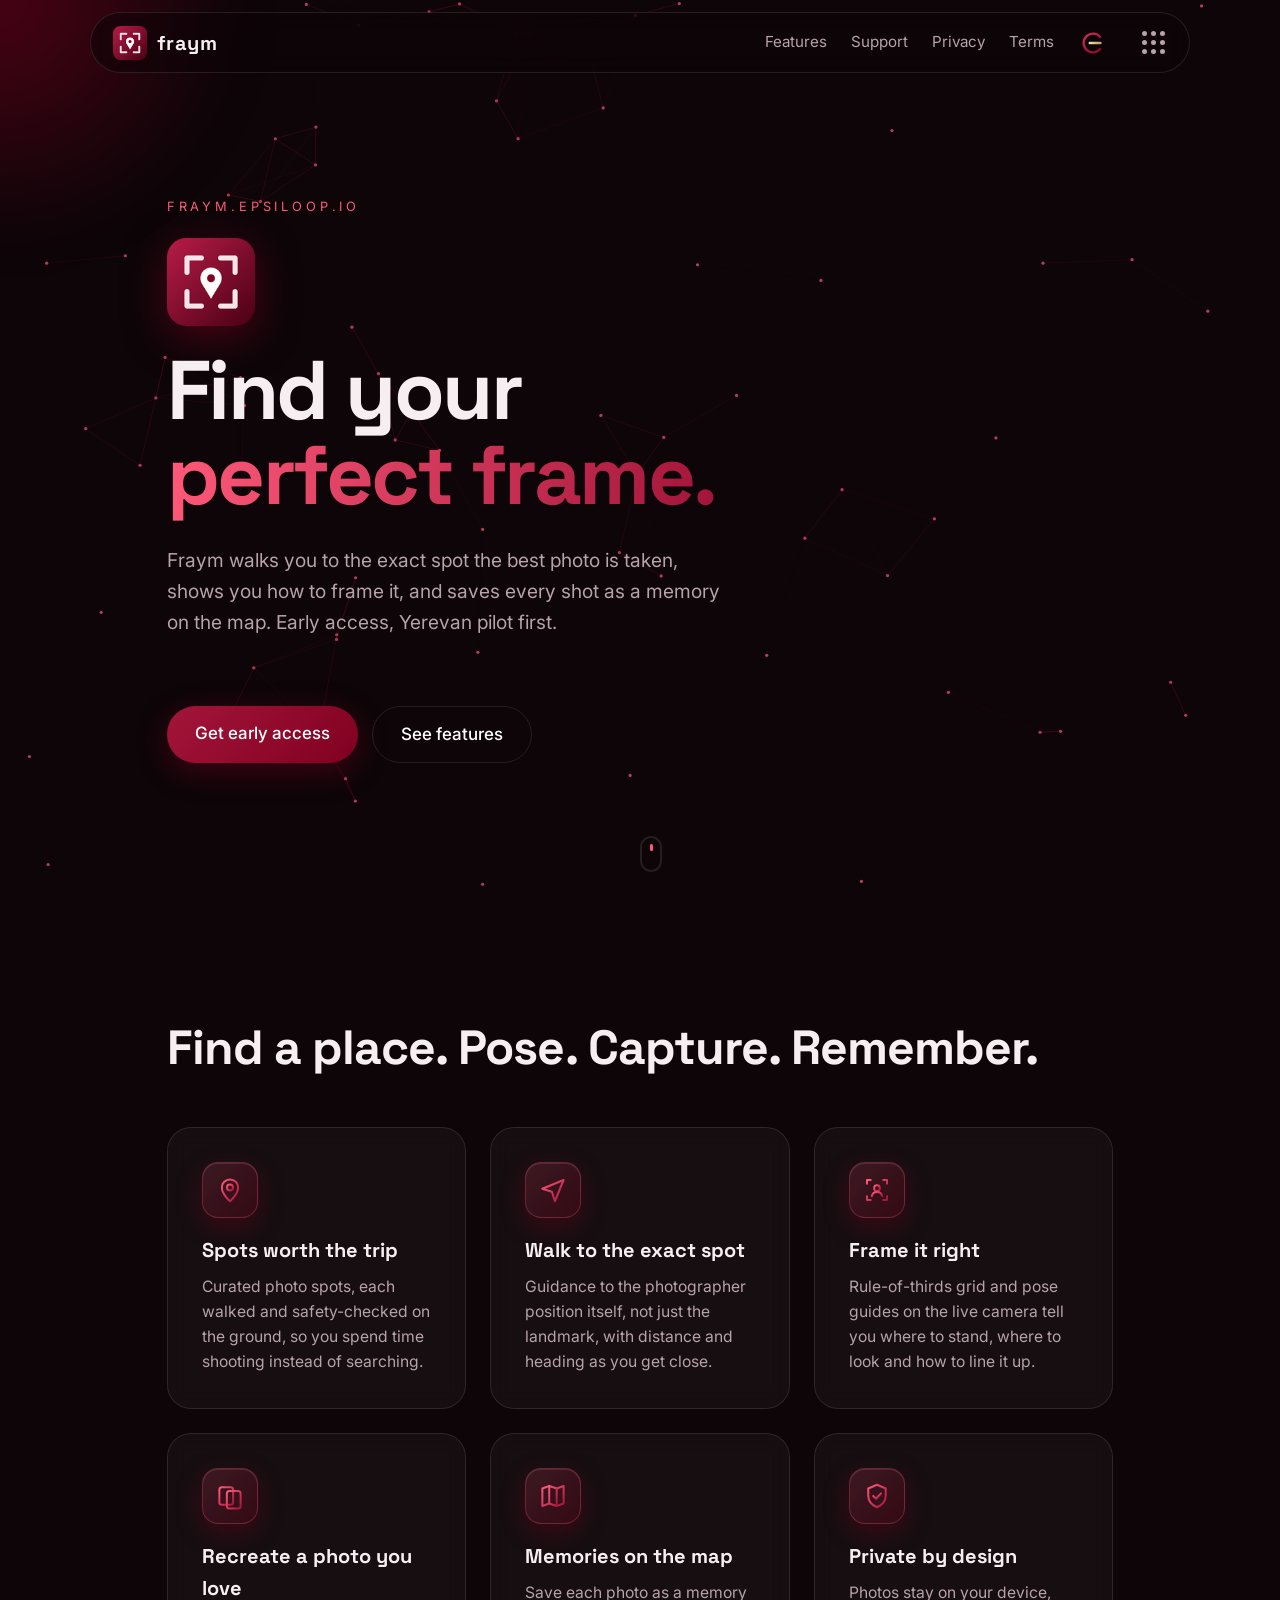
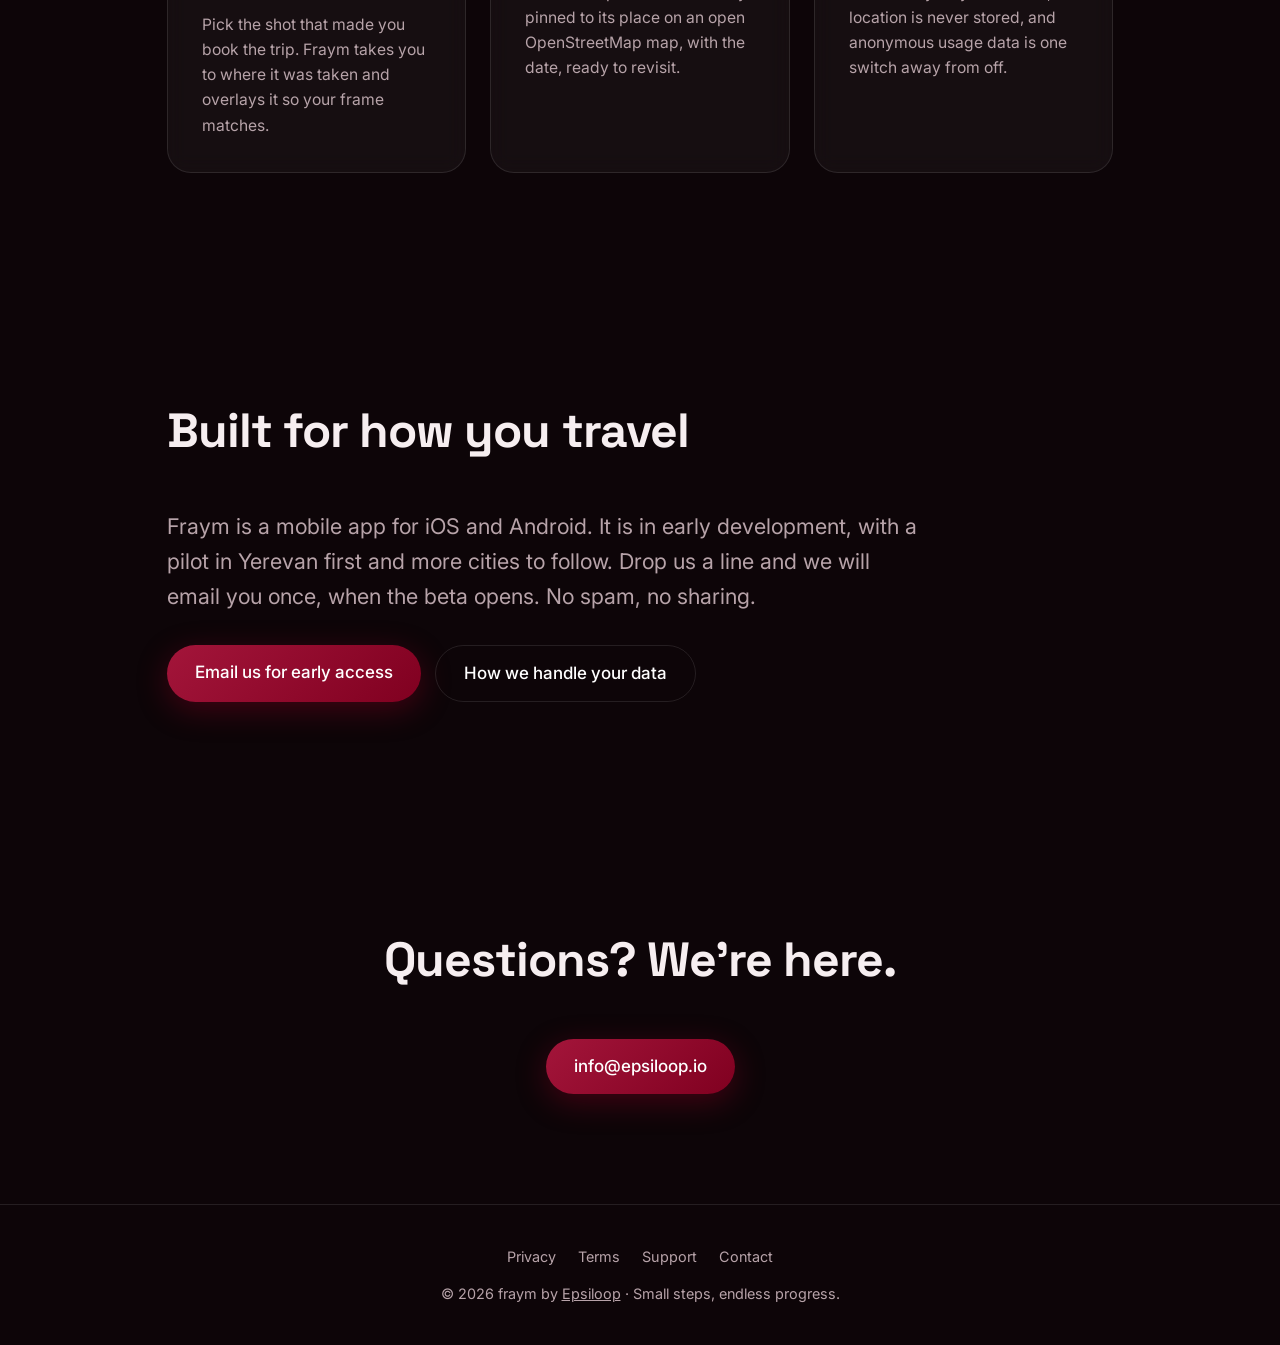
<file: index.html>
<!doctype html>
<html lang="en">
<head>
<meta charset="utf-8">
<meta name="viewport" content="width=device-width,initial-scale=1">
<title>Fraym — Find your perfect frame</title>
<meta name="description" content="Fraym walks you to the exact photo spot, lines up your frame with guides and keeps every shot as a memory on the map.">
<meta name="theme-color" content="#800020">
<link rel="canonical" href="https://fraym.epsiloop.io/">
<meta name="robots" content="index,follow,max-image-preview:large">
<meta property="og:type" content="website">
<meta property="og:site_name" content="Fraym">
<meta property="og:title" content="Fraym — Find your perfect frame">
<meta property="og:description" content="Fraym walks you to the exact photo spot, lines up your frame with guides and keeps every shot as a memory on the map.">
<meta property="og:url" content="https://fraym.epsiloop.io/">
<meta property="og:image" content="https://fraym.epsiloop.io/og-image.png">
<meta property="og:image:width" content="1200">
<meta property="og:image:height" content="630">
<meta property="og:locale" content="en_US">
<meta name="twitter:card" content="summary_large_image">
<meta name="twitter:title" content="Fraym — Find your perfect frame">
<meta name="twitter:description" content="Fraym walks you to the exact photo spot, lines up your frame with guides and keeps every shot as a memory on the map.">
<meta name="twitter:image" content="https://fraym.epsiloop.io/og-image.png">
<link rel="manifest" href="site.webmanifest">
<script type="application/ld+json">{"@context": "https://schema.org", "@type": "SoftwareApplication", "name": "Fraym", "alternateName": "Fraym: Find your perfect frame", "url": "https://fraym.epsiloop.io/", "description": "Walk to the exact photo spot, line up the shot with framing guides and keep it as a memory on the map.", "applicationCategory": "PhotographyApplication", "operatingSystem": "iOS, Android", "image": "https://fraym.epsiloop.io/og-image.png", "publisher": {"@type": "Organization", "name": "Epsiloop", "url": "https://epsiloop.io/"}}</script>
<link rel="icon" href="png/fraym-64.png" type="image/png">
<link rel="apple-touch-icon" href="png/fraym-180.png">
<link rel="preconnect" href="https://fonts.googleapis.com">
<link rel="preconnect" href="https://fonts.gstatic.com" crossorigin>
<link href="https://fonts.googleapis.com/css2?family=Space+Grotesk:wght@400;500;700&family=Inter:wght@400;500&display=swap" rel="stylesheet">
<link rel="stylesheet" href="style.css">
</head>
<body>
<canvas id="bg" aria-hidden="true"></canvas>
<div class="glow" aria-hidden="true"></div>

<svg width="0" height="0" style="position:absolute" aria-hidden="true"><defs><linearGradient id="ig" x1="0" y1="0" x2="1" y2="1"><stop offset="0" stop-color="#ff5a7a"/><stop offset="1" stop-color="#a3153a"/></linearGradient></defs></svg><header class="nav">
  <a class="brand" href="/"><img class="brand-ico" src="png/fraym-64.png" alt="" width="34" height="34"><span>fraym</span></a>
  <nav>
    <a href="/#features">Features</a><a href="support.html">Support</a><a href="privacy.html">Privacy</a><a href="terms.html">Terms</a>
    <a href="https://epsiloop.io" class="nav-logo" aria-label="Epsiloop"><img src="logo.svg" alt="Epsiloop" width="30" height="30"></a>
    <div class="apps">
      <button class="apps-btn" aria-label="Our projects" aria-haspopup="true" aria-expanded="false"><i></i><i></i><i></i><i></i><i></i><i></i><i></i><i></i><i></i></button>
      <div class="apps-menu" role="menu">
        <a href="https://motiveaction.epsiloop.io" role="menuitem"><img src="apps/motiveaction.png" alt="" width="56" height="56">Motiveaction</a>
        <a href="https://epsivault.epsiloop.io" role="menuitem"><img src="apps/epsivault.png" alt="" width="56" height="56">EpsiVault</a>
        <a href="https://fraym.epsiloop.io" role="menuitem"><img src="apps/fraym.png" alt="" width="56" height="56">Fraym</a>
      </div>
    </div>
  </nav>
</header>

<main id="top">
  <section class="hero">
    <p class="eyebrow reveal">fraym.epsiloop.io</p>
    <img class="hero-ico reveal" src="png/fraym-128.png" alt="Fraym" width="88" height="88">
    <h1 class="reveal product">Find your<br><span class="grad">perfect frame.</span></h1>
    <p class="lead reveal">Fraym walks you to the exact spot the best photo is taken, shows you how to frame it, and saves every shot as a memory on the map. Early access, Yerevan pilot first.</p>
    <div class="cta reveal">
      <a href="mailto:info@epsiloop.io?subject=Fraym%20early%20access" class="btn">Get early access</a>
      <a href="#features" class="btn ghost">See features</a>
    </div>
    <div class="scroll" aria-hidden="true"></div>
  </section>

  <section id="features" class="section">
    <h2 class="reveal">Find a place. Pose. Capture. Remember.</h2>
    <div class="cards"><div class="card tilt feat reveal"><span class="ico"><svg viewBox="0 0 24 24" fill="none" stroke="url(#ig)" stroke-width="1.6" stroke-linecap="round" stroke-linejoin="round" aria-hidden="true"><path d="M12 21s-6.5-5.6-6.5-11a6.5 6.5 0 0 1 13 0c0 5.4-6.5 11-6.5 11z"/><circle cx="12" cy="10" r="2.4"/></svg></span><h3>Spots worth the trip</h3><p>Curated photo spots, each walked and safety-checked on the ground, so you spend time shooting instead of searching.</p></div><div class="card tilt feat reveal"><span class="ico"><svg viewBox="0 0 24 24" fill="none" stroke="url(#ig)" stroke-width="1.6" stroke-linecap="round" stroke-linejoin="round" aria-hidden="true"><path d="m3.5 11 17-7-7 17-2.4-7.6L3.5 11z"/></svg></span><h3>Walk to the exact spot</h3><p>Guidance to the photographer position itself, not just the landmark, with distance and heading as you get close.</p></div><div class="card tilt feat reveal"><span class="ico"><svg viewBox="0 0 24 24" fill="none" stroke="url(#ig)" stroke-width="1.6" stroke-linecap="round" stroke-linejoin="round" aria-hidden="true"><path d="M7 4H4v3M17 4h3v3M7 20H4v-3M17 20h3v-3"/><circle cx="12" cy="10.5" r="2.3"/><path d="M7.8 17c.5-2.1 2.2-3.4 4.2-3.4s3.7 1.3 4.2 3.4"/></svg></span><h3>Frame it right</h3><p>Rule-of-thirds grid and pose guides on the live camera tell you where to stand, where to look and how to line it up.</p></div><div class="card tilt feat reveal"><span class="ico"><svg viewBox="0 0 24 24" fill="none" stroke="url(#ig)" stroke-width="1.6" stroke-linecap="round" stroke-linejoin="round" aria-hidden="true"><rect x="3.5" y="5" width="11" height="14" rx="2"/><rect x="9.5" y="8" width="11" height="14" rx="2" fill="none"/></svg></span><h3>Recreate a photo you love</h3><p>Pick the shot that made you book the trip. Fraym takes you to where it was taken and overlays it so your frame matches.</p></div><div class="card tilt feat reveal"><span class="ico"><svg viewBox="0 0 24 24" fill="none" stroke="url(#ig)" stroke-width="1.6" stroke-linecap="round" stroke-linejoin="round" aria-hidden="true"><path d="M9 4 3.5 6v14L9 18l6 2 5.5-2V4L15 6 9 4z"/><path d="M9 4v14M15 6v14"/></svg></span><h3>Memories on the map</h3><p>Save each photo as a memory pinned to its place on an open OpenStreetMap map, with the date, ready to revisit.</p></div><div class="card tilt feat reveal"><span class="ico"><svg viewBox="0 0 24 24" fill="none" stroke="url(#ig)" stroke-width="1.6" stroke-linecap="round" stroke-linejoin="round" aria-hidden="true"><path d="M12 3 5 6v5.5c0 4.3 2.8 7.6 7 9.5 4.2-1.9 7-5.2 7-9.5V6l-7-3z"/><path d="m9 12 2.2 2.2L15.2 10"/></svg></span><h3>Private by design</h3><p>Photos stay on your device, location is never stored, and anonymous usage data is one switch away from off.</p></div></div>
  </section>

  <section class="section">
    <h2 class="reveal">Built for how you travel</h2>
    <p class="about reveal">Fraym is a mobile app for iOS and Android. It is in early development, with a pilot in Yerevan first and more cities to follow. Drop us a line and we will email you once, when the beta opens. No spam, no sharing.</p>
    <div class="cta reveal">
      <a href="mailto:info@epsiloop.io?subject=Fraym%20early%20access" class="btn">Email us for early access</a>
      <a href="privacy.html" class="btn ghost">How we handle your data</a>
    </div>
  </section>

  <section id="contact" class="section center">
    <h2 class="reveal">Questions? We're here.</h2>
    <a class="btn reveal" href="mailto:info@epsiloop.io">info@epsiloop.io</a>
  </section>
</main>

<footer>
  <div class="links"><a href="privacy.html">Privacy</a><a href="terms.html">Terms</a><a href="support.html">Support</a><a href="mailto:info@epsiloop.io">Contact</a></div>
  © <span id="y"></span> fraym by <a href="https://epsiloop.io" style="color:inherit">Epsiloop</a> · Small steps, endless progress.
</footer>
<script src="script.js"></script>
</body>
</html>
</file>
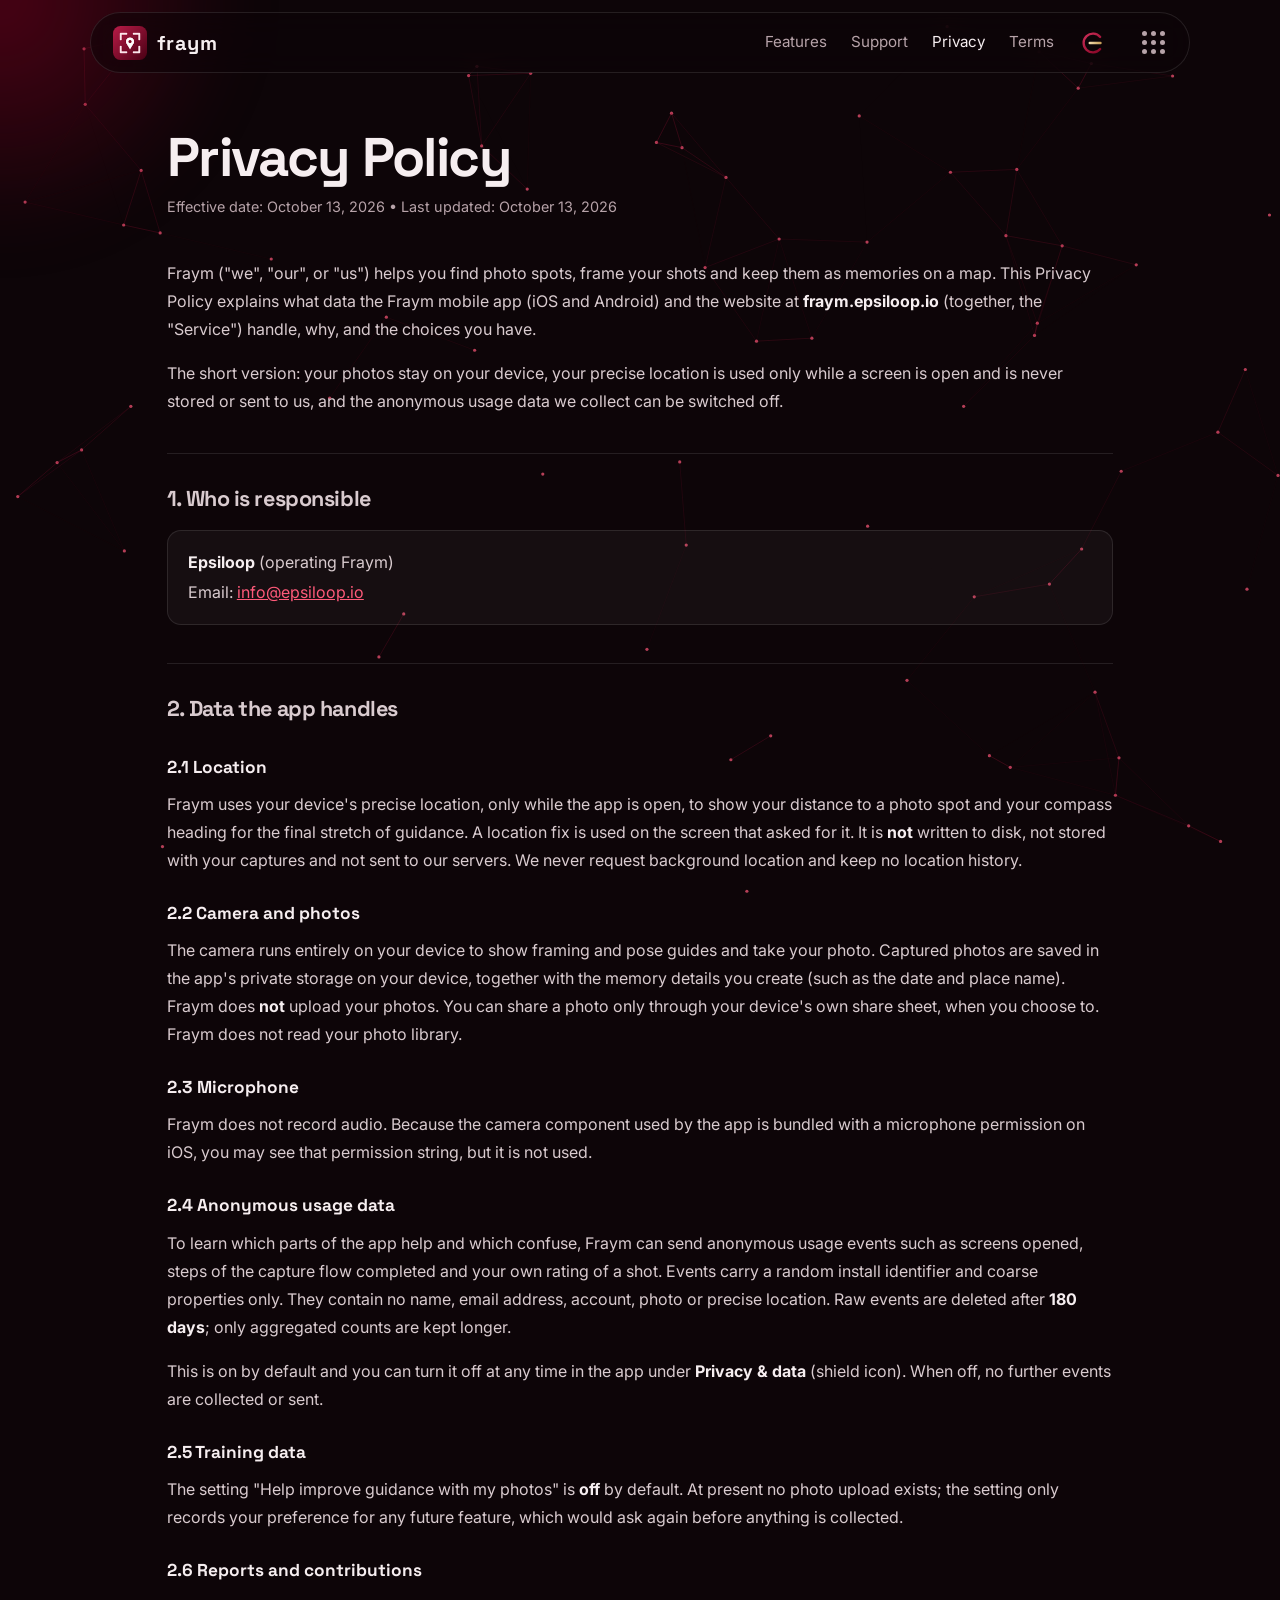
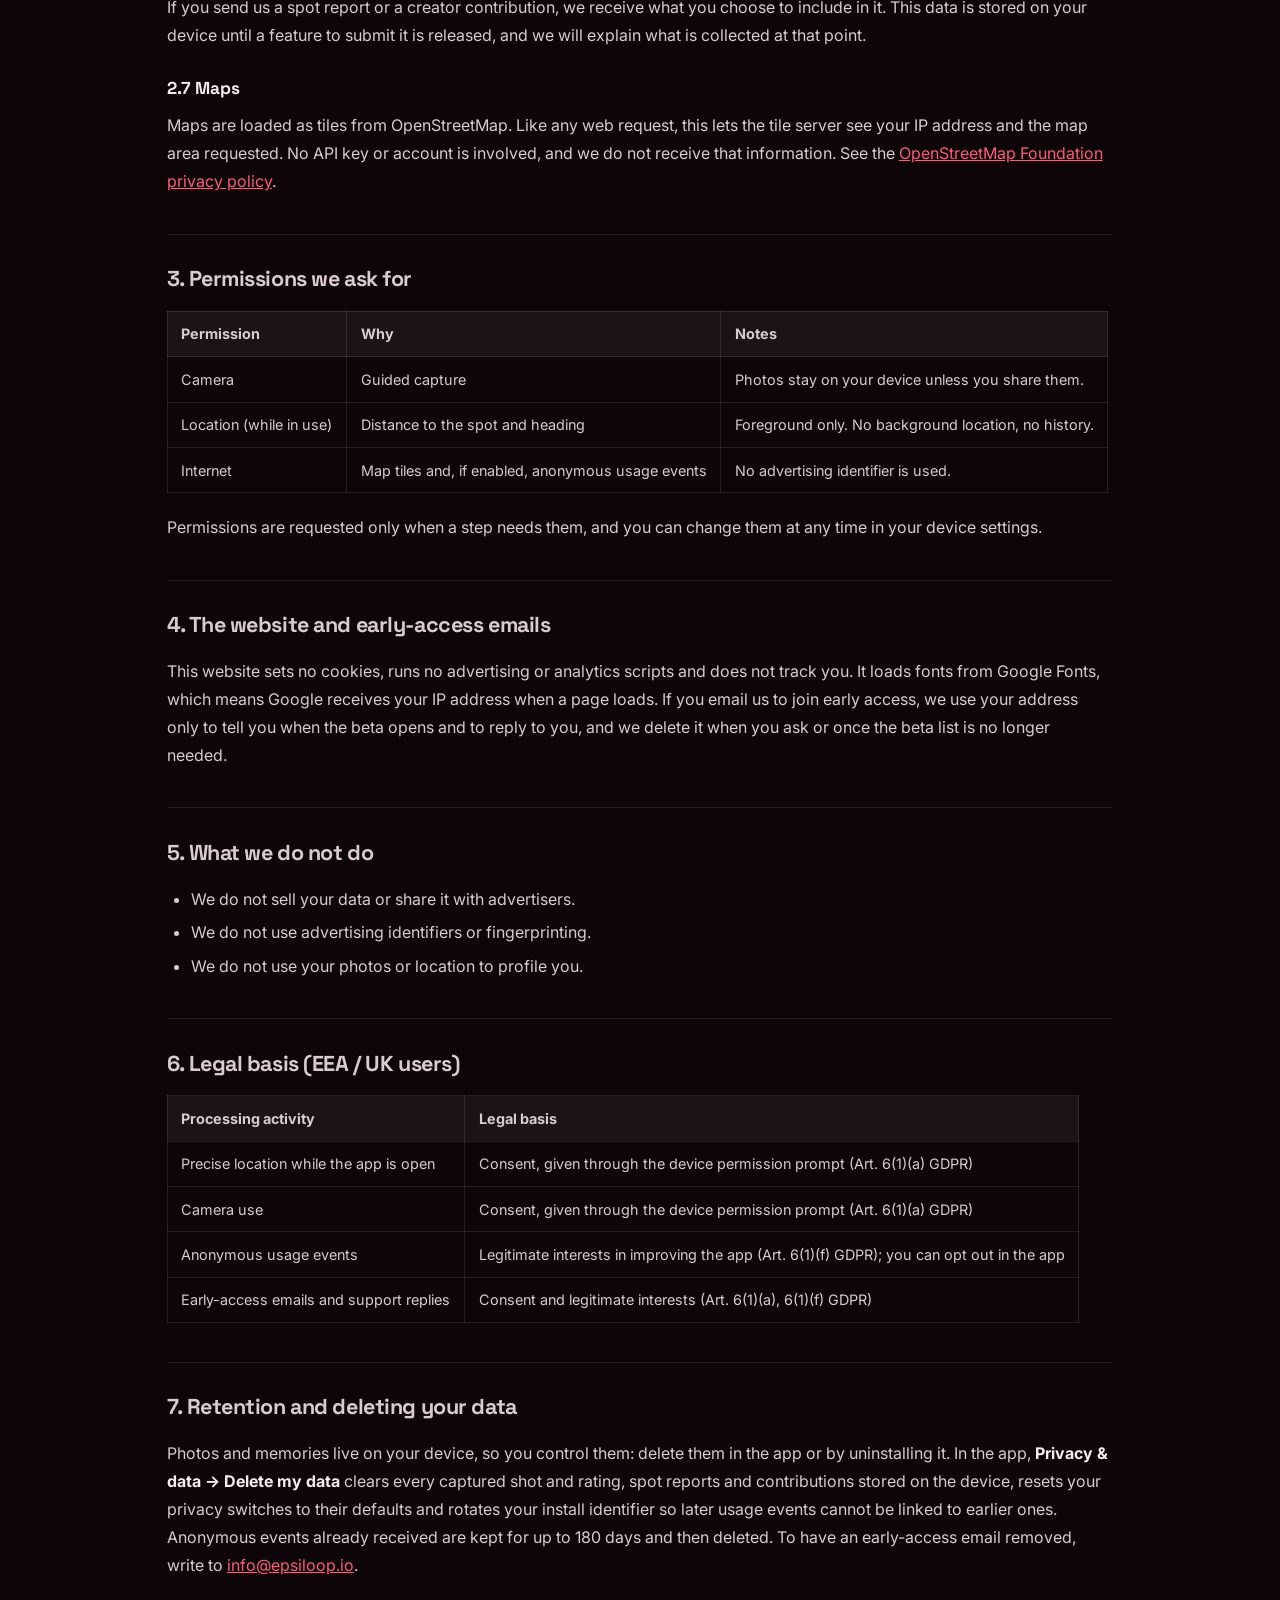
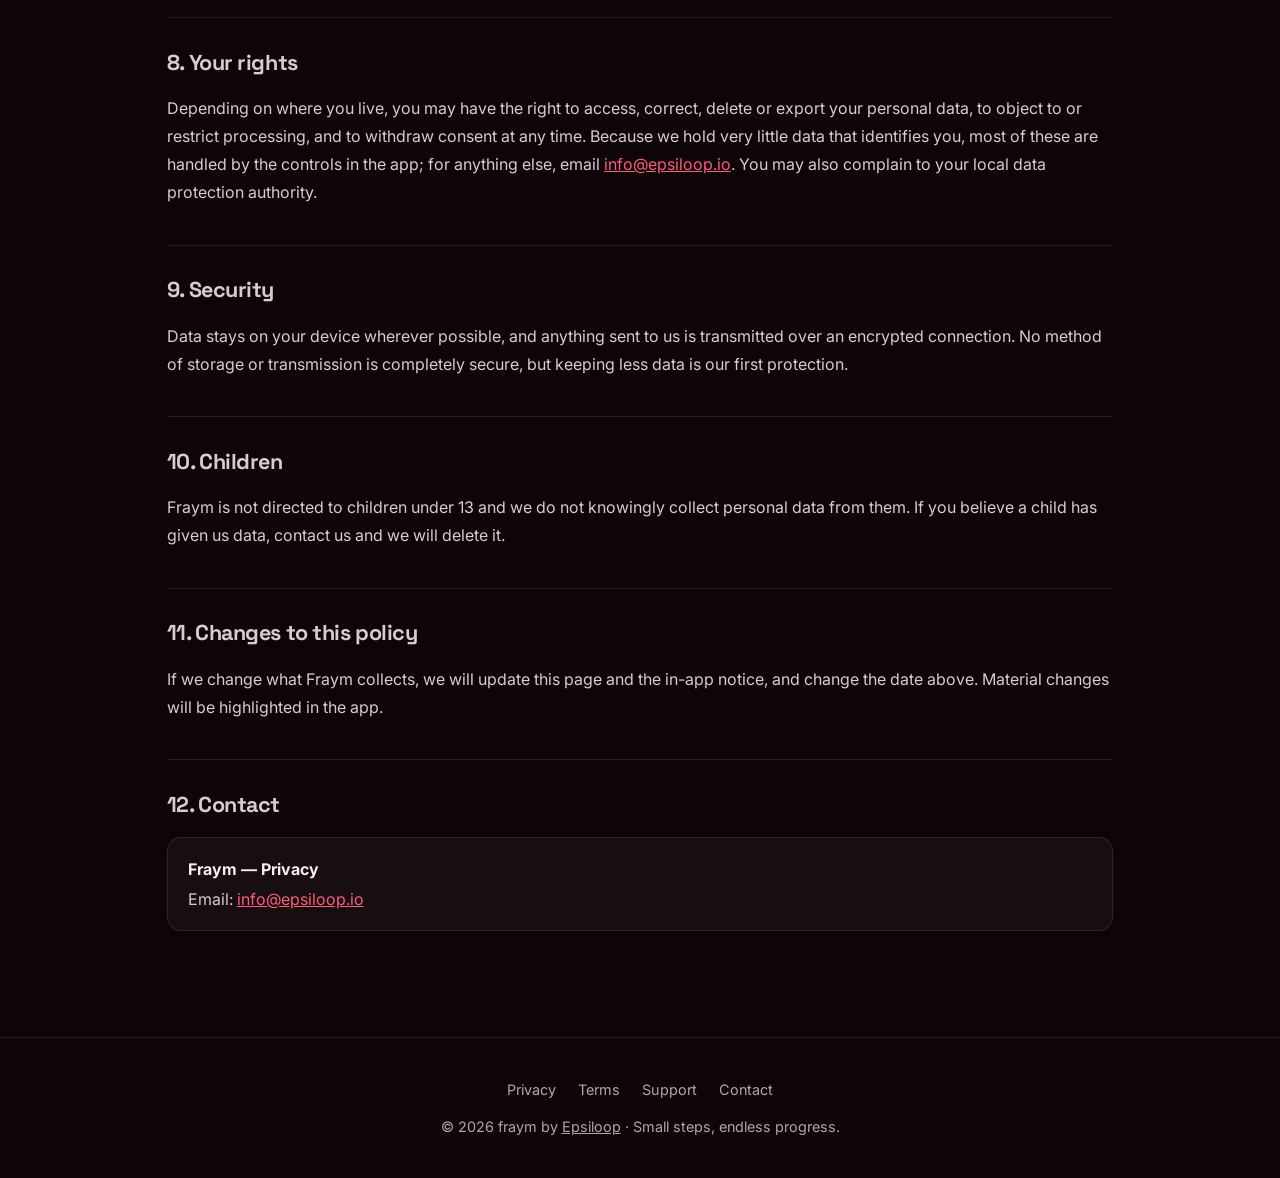
<file: privacy.html>
<!doctype html>
<html lang="en">
<head>
<meta charset="utf-8">
<meta name="viewport" content="width=device-width,initial-scale=1">
<title>Privacy Policy — Fraym</title>
<meta name="description" content="How Fraym handles your location, camera, photos and anonymous usage data.">
<meta name="theme-color" content="#800020">
<link rel="canonical" href="https://fraym.epsiloop.io/privacy.html">
<meta name="robots" content="index,follow,max-image-preview:large">
<meta property="og:type" content="website">
<meta property="og:site_name" content="Fraym">
<meta property="og:title" content="Privacy Policy — Fraym">
<meta property="og:description" content="How Fraym handles your location, camera, photos and anonymous usage data.">
<meta property="og:url" content="https://fraym.epsiloop.io/privacy.html">
<meta property="og:image" content="https://fraym.epsiloop.io/og-image.png">
<meta property="og:image:width" content="1200">
<meta property="og:image:height" content="630">
<meta property="og:locale" content="en_US">
<meta name="twitter:card" content="summary_large_image">
<meta name="twitter:title" content="Privacy Policy — Fraym">
<meta name="twitter:description" content="How Fraym handles your location, camera, photos and anonymous usage data.">
<meta name="twitter:image" content="https://fraym.epsiloop.io/og-image.png">
<link rel="manifest" href="site.webmanifest">
<link rel="icon" href="png/fraym-64.png" type="image/png">
<link rel="apple-touch-icon" href="png/fraym-180.png">
<link rel="preconnect" href="https://fonts.googleapis.com">
<link rel="preconnect" href="https://fonts.gstatic.com" crossorigin>
<link href="https://fonts.googleapis.com/css2?family=Space+Grotesk:wght@400;500;700&family=Inter:wght@400;500&display=swap" rel="stylesheet">
<link rel="stylesheet" href="style.css">
</head>
<body>
<canvas id="bg" aria-hidden="true"></canvas>
<div class="glow" aria-hidden="true"></div>

<svg width="0" height="0" style="position:absolute" aria-hidden="true"><defs><linearGradient id="ig" x1="0" y1="0" x2="1" y2="1"><stop offset="0" stop-color="#ff5a7a"/><stop offset="1" stop-color="#a3153a"/></linearGradient></defs></svg><header class="nav">
  <a class="brand" href="/"><img class="brand-ico" src="png/fraym-64.png" alt="" width="34" height="34"><span>fraym</span></a>
  <nav>
    <a href="/#features">Features</a><a href="support.html">Support</a><a href="privacy.html" class="active">Privacy</a><a href="terms.html">Terms</a>
    <a href="https://epsiloop.io" class="nav-logo" aria-label="Epsiloop"><img src="logo.svg" alt="Epsiloop" width="30" height="30"></a>
    <div class="apps">
      <button class="apps-btn" aria-label="Our projects" aria-haspopup="true" aria-expanded="false"><i></i><i></i><i></i><i></i><i></i><i></i><i></i><i></i><i></i></button>
      <div class="apps-menu" role="menu">
        <a href="https://motiveaction.epsiloop.io" role="menuitem"><img src="apps/motiveaction.png" alt="" width="56" height="56">Motiveaction</a>
        <a href="https://epsivault.epsiloop.io" role="menuitem"><img src="apps/epsivault.png" alt="" width="56" height="56">EpsiVault</a>
        <a href="https://fraym.epsiloop.io" role="menuitem"><img src="apps/fraym.png" alt="" width="56" height="56">Fraym</a>
      </div>
    </div>
  </nav>
</header>

<main class="legal">
  <h1 class="reveal">Privacy Policy</h1>
  <p class="meta reveal">Effective date: October 13, 2026 &bull; Last updated: October 13, 2026</p>
  <div class="body">

      <p>Fraym ("we", "our", or "us") helps you find photo spots, frame your shots and keep them as memories on a map. This Privacy Policy explains what data the Fraym mobile app (iOS and Android) and the website at <strong>fraym.epsiloop.io</strong> (together, the "Service") handle, why, and the choices you have.</p>
      <p>The short version: your photos stay on your device, your precise location is used only while a screen is open and is never stored or sent to us, and the anonymous usage data we collect can be switched off.</p>

      <h2>1. Who is responsible</h2>
      <address>
        <strong>Epsiloop</strong> (operating Fraym)<br>
        Email: <a href="mailto:info@epsiloop.io">info@epsiloop.io</a>
      </address>

      <h2>2. Data the app handles</h2>

      <h3>2.1 Location</h3>
      <p>Fraym uses your device's precise location, only while the app is open, to show your distance to a photo spot and your compass heading for the final stretch of guidance. A location fix is used on the screen that asked for it. It is <strong>not</strong> written to disk, not stored with your captures and not sent to our servers. We never request background location and keep no location history.</p>

      <h3>2.2 Camera and photos</h3>
      <p>The camera runs entirely on your device to show framing and pose guides and take your photo. Captured photos are saved in the app's private storage on your device, together with the memory details you create (such as the date and place name). Fraym does <strong>not</strong> upload your photos. You can share a photo only through your device's own share sheet, when you choose to. Fraym does not read your photo library.</p>

      <h3>2.3 Microphone</h3>
      <p>Fraym does not record audio. Because the camera component used by the app is bundled with a microphone permission on iOS, you may see that permission string, but it is not used.</p>

      <h3>2.4 Anonymous usage data</h3>
      <p>To learn which parts of the app help and which confuse, Fraym can send anonymous usage events such as screens opened, steps of the capture flow completed and your own rating of a shot. Events carry a random install identifier and coarse properties only. They contain no name, email address, account, photo or precise location. Raw events are deleted after <strong>180 days</strong>; only aggregated counts are kept longer.</p>
      <p>This is on by default and you can turn it off at any time in the app under <strong>Privacy &amp; data</strong> (shield icon). When off, no further events are collected or sent.</p>

      <h3>2.5 Training data</h3>
      <p>The setting "Help improve guidance with my photos" is <strong>off</strong> by default. At present no photo upload exists; the setting only records your preference for any future feature, which would ask again before anything is collected.</p>

      <h3>2.6 Reports and contributions</h3>
      <p>If you send us a spot report or a creator contribution, we receive what you choose to include in it. This data is stored on your device until a feature to submit it is released, and we will explain what is collected at that point.</p>

      <h3>2.7 Maps</h3>
      <p>Maps are loaded as tiles from OpenStreetMap. Like any web request, this lets the tile server see your IP address and the map area requested. No API key or account is involved, and we do not receive that information. See the <a href="https://osmfoundation.org/wiki/Privacy_Policy" target="_blank" rel="noopener">OpenStreetMap Foundation privacy policy</a>.</p>

      <h2>3. Permissions we ask for</h2>
      <table>
        <thead><tr><th>Permission</th><th>Why</th><th>Notes</th></tr></thead>
        <tbody>
          <tr><td>Camera</td><td>Guided capture</td><td>Photos stay on your device unless you share them.</td></tr>
          <tr><td>Location (while in use)</td><td>Distance to the spot and heading</td><td>Foreground only. No background location, no history.</td></tr>
          <tr><td>Internet</td><td>Map tiles and, if enabled, anonymous usage events</td><td>No advertising identifier is used.</td></tr>
        </tbody>
      </table>
      <p>Permissions are requested only when a step needs them, and you can change them at any time in your device settings.</p>

      <h2>4. The website and early-access emails</h2>
      <p>This website sets no cookies, runs no advertising or analytics scripts and does not track you. It loads fonts from Google Fonts, which means Google receives your IP address when a page loads. If you email us to join early access, we use your address only to tell you when the beta opens and to reply to you, and we delete it when you ask or once the beta list is no longer needed.</p>

      <h2>5. What we do not do</h2>
      <ul>
        <li>We do not sell your data or share it with advertisers.</li>
        <li>We do not use advertising identifiers or fingerprinting.</li>
        <li>We do not use your photos or location to profile you.</li>
      </ul>

      <h2>6. Legal basis (EEA / UK users)</h2>
      <table>
        <thead><tr><th>Processing activity</th><th>Legal basis</th></tr></thead>
        <tbody>
          <tr><td>Precise location while the app is open</td><td>Consent, given through the device permission prompt (Art. 6(1)(a) GDPR)</td></tr>
          <tr><td>Camera use</td><td>Consent, given through the device permission prompt (Art. 6(1)(a) GDPR)</td></tr>
          <tr><td>Anonymous usage events</td><td>Legitimate interests in improving the app (Art. 6(1)(f) GDPR); you can opt out in the app</td></tr>
          <tr><td>Early-access emails and support replies</td><td>Consent and legitimate interests (Art. 6(1)(a), 6(1)(f) GDPR)</td></tr>
        </tbody>
      </table>

      <h2>7. Retention and deleting your data</h2>
      <p>Photos and memories live on your device, so you control them: delete them in the app or by uninstalling it. In the app, <strong>Privacy &amp; data → Delete my data</strong> clears every captured shot and rating, spot reports and contributions stored on the device, resets your privacy switches to their defaults and rotates your install identifier so later usage events cannot be linked to earlier ones. Anonymous events already received are kept for up to 180 days and then deleted. To have an early-access email removed, write to <a href="mailto:info@epsiloop.io">info@epsiloop.io</a>.</p>

      <h2>8. Your rights</h2>
      <p>Depending on where you live, you may have the right to access, correct, delete or export your personal data, to object to or restrict processing, and to withdraw consent at any time. Because we hold very little data that identifies you, most of these are handled by the controls in the app; for anything else, email <a href="mailto:info@epsiloop.io">info@epsiloop.io</a>. You may also complain to your local data protection authority.</p>

      <h2>9. Security</h2>
      <p>Data stays on your device wherever possible, and anything sent to us is transmitted over an encrypted connection. No method of storage or transmission is completely secure, but keeping less data is our first protection.</p>

      <h2>10. Children</h2>
      <p>Fraym is not directed to children under 13 and we do not knowingly collect personal data from them. If you believe a child has given us data, contact us and we will delete it.</p>

      <h2>11. Changes to this policy</h2>
      <p>If we change what Fraym collects, we will update this page and the in-app notice, and change the date above. Material changes will be highlighted in the app.</p>

      <h2>12. Contact</h2>
      <address>
        <strong>Fraym — Privacy</strong><br>
        Email: <a href="mailto:info@epsiloop.io">info@epsiloop.io</a>
      </address>

  </div>
</main>

<footer>
  <div class="links"><a href="privacy.html">Privacy</a><a href="terms.html">Terms</a><a href="support.html">Support</a><a href="mailto:info@epsiloop.io">Contact</a></div>
  © <span id="y"></span> fraym by <a href="https://epsiloop.io" style="color:inherit">Epsiloop</a> · Small steps, endless progress.
</footer>
<script src="script.js"></script>
</body>
</html>
</file>
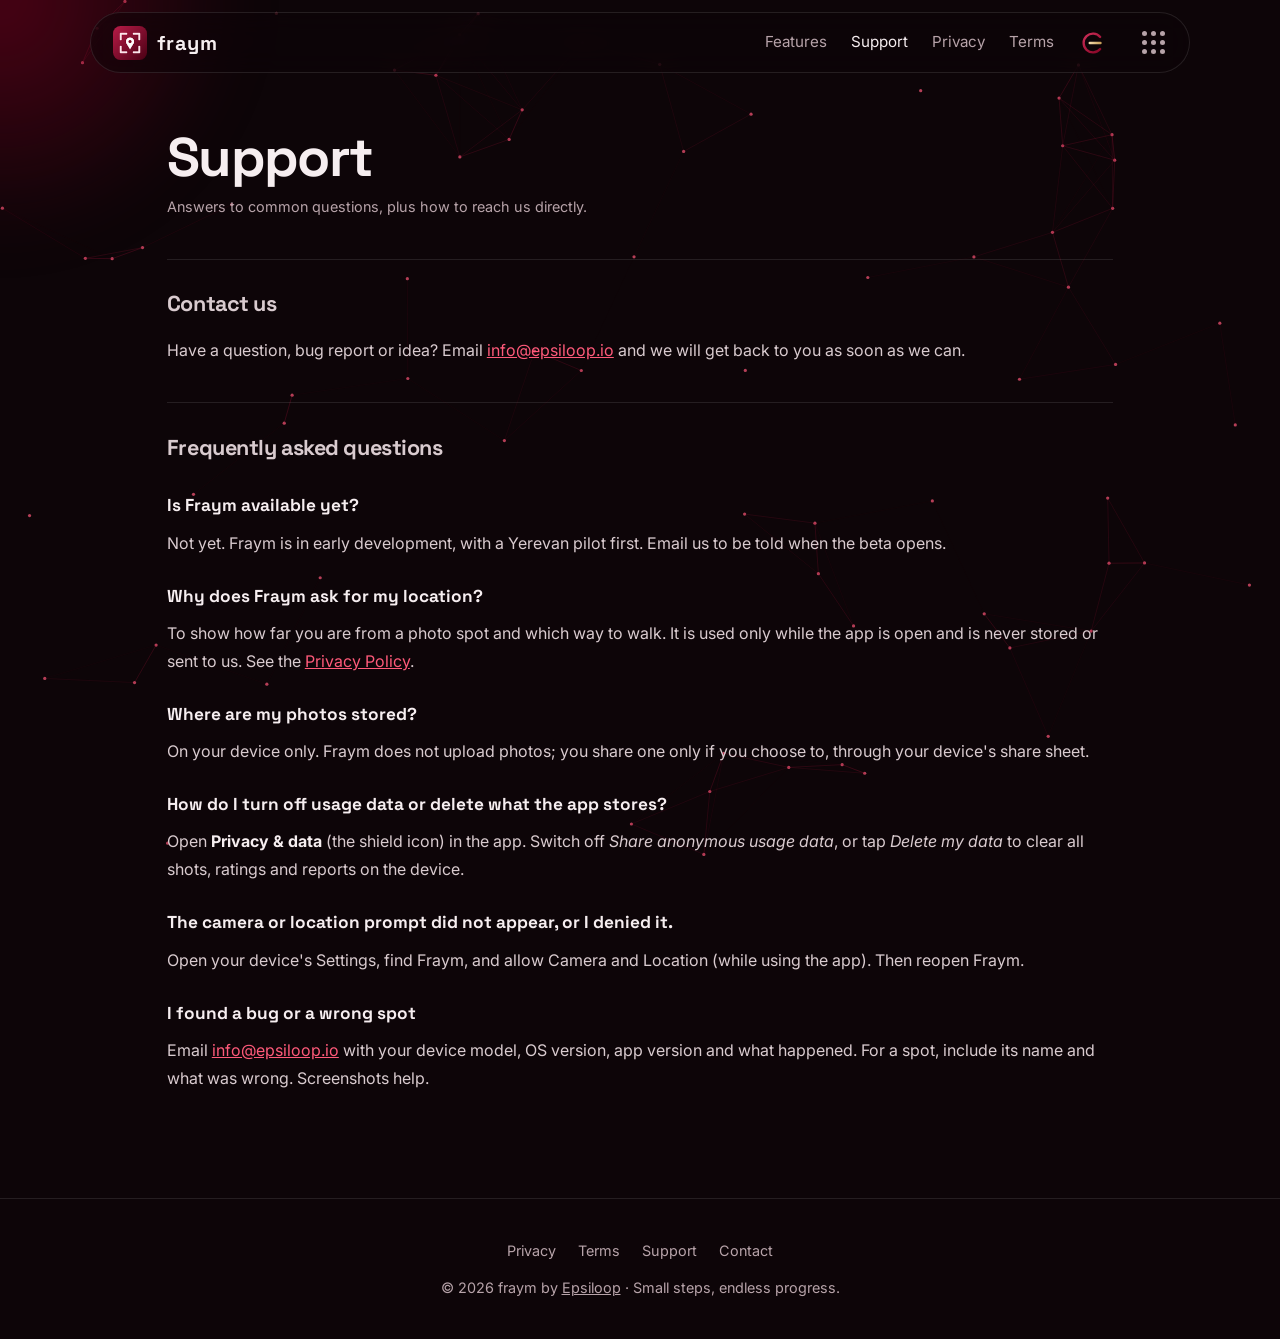
<file: support.html>
<!doctype html>
<html lang="en">
<head>
<meta charset="utf-8">
<meta name="viewport" content="width=device-width,initial-scale=1">
<title>Support — Fraym</title>
<meta name="description" content="FAQs and contact details for Fraym.">
<meta name="theme-color" content="#800020">
<link rel="canonical" href="https://fraym.epsiloop.io/support.html">
<meta name="robots" content="index,follow,max-image-preview:large">
<meta property="og:type" content="website">
<meta property="og:site_name" content="Fraym">
<meta property="og:title" content="Support — Fraym">
<meta property="og:description" content="FAQs and contact details for Fraym.">
<meta property="og:url" content="https://fraym.epsiloop.io/support.html">
<meta property="og:image" content="https://fraym.epsiloop.io/og-image.png">
<meta property="og:image:width" content="1200">
<meta property="og:image:height" content="630">
<meta property="og:locale" content="en_US">
<meta name="twitter:card" content="summary_large_image">
<meta name="twitter:title" content="Support — Fraym">
<meta name="twitter:description" content="FAQs and contact details for Fraym.">
<meta name="twitter:image" content="https://fraym.epsiloop.io/og-image.png">
<link rel="manifest" href="site.webmanifest">
<link rel="icon" href="png/fraym-64.png" type="image/png">
<link rel="apple-touch-icon" href="png/fraym-180.png">
<link rel="preconnect" href="https://fonts.googleapis.com">
<link rel="preconnect" href="https://fonts.gstatic.com" crossorigin>
<link href="https://fonts.googleapis.com/css2?family=Space+Grotesk:wght@400;500;700&family=Inter:wght@400;500&display=swap" rel="stylesheet">
<link rel="stylesheet" href="style.css">
</head>
<body>
<canvas id="bg" aria-hidden="true"></canvas>
<div class="glow" aria-hidden="true"></div>

<svg width="0" height="0" style="position:absolute" aria-hidden="true"><defs><linearGradient id="ig" x1="0" y1="0" x2="1" y2="1"><stop offset="0" stop-color="#ff5a7a"/><stop offset="1" stop-color="#a3153a"/></linearGradient></defs></svg><header class="nav">
  <a class="brand" href="/"><img class="brand-ico" src="png/fraym-64.png" alt="" width="34" height="34"><span>fraym</span></a>
  <nav>
    <a href="/#features">Features</a><a href="support.html" class="active">Support</a><a href="privacy.html">Privacy</a><a href="terms.html">Terms</a>
    <a href="https://epsiloop.io" class="nav-logo" aria-label="Epsiloop"><img src="logo.svg" alt="Epsiloop" width="30" height="30"></a>
    <div class="apps">
      <button class="apps-btn" aria-label="Our projects" aria-haspopup="true" aria-expanded="false"><i></i><i></i><i></i><i></i><i></i><i></i><i></i><i></i><i></i></button>
      <div class="apps-menu" role="menu">
        <a href="https://motiveaction.epsiloop.io" role="menuitem"><img src="apps/motiveaction.png" alt="" width="56" height="56">Motiveaction</a>
        <a href="https://epsivault.epsiloop.io" role="menuitem"><img src="apps/epsivault.png" alt="" width="56" height="56">EpsiVault</a>
        <a href="https://fraym.epsiloop.io" role="menuitem"><img src="apps/fraym.png" alt="" width="56" height="56">Fraym</a>
      </div>
    </div>
  </nav>
</header>

<main class="legal">
  <h1 class="reveal">Support</h1>
  <p class="meta reveal">Answers to common questions, plus how to reach us directly.</p>
  <div class="body">

      <h2>Contact us</h2>
      <p>Have a question, bug report or idea? Email <a href="mailto:info@epsiloop.io">info@epsiloop.io</a> and we will get back to you as soon as we can.</p>

      <h2>Frequently asked questions</h2>

      <h3>Is Fraym available yet?</h3>
      <p>Not yet. Fraym is in early development, with a Yerevan pilot first. Email us to be told when the beta opens.</p>

      <h3>Why does Fraym ask for my location?</h3>
      <p>To show how far you are from a photo spot and which way to walk. It is used only while the app is open and is never stored or sent to us. See the <a href="privacy.html">Privacy Policy</a>.</p>

      <h3>Where are my photos stored?</h3>
      <p>On your device only. Fraym does not upload photos; you share one only if you choose to, through your device's share sheet.</p>

      <h3>How do I turn off usage data or delete what the app stores?</h3>
      <p>Open <strong>Privacy &amp; data</strong> (the shield icon) in the app. Switch off <em>Share anonymous usage data</em>, or tap <em>Delete my data</em> to clear all shots, ratings and reports on the device.</p>

      <h3>The camera or location prompt did not appear, or I denied it.</h3>
      <p>Open your device's Settings, find Fraym, and allow Camera and Location (while using the app). Then reopen Fraym.</p>

      <h3>I found a bug or a wrong spot</h3>
      <p>Email <a href="mailto:info@epsiloop.io">info@epsiloop.io</a> with your device model, OS version, app version and what happened. For a spot, include its name and what was wrong. Screenshots help.</p>

  </div>
</main>

<footer>
  <div class="links"><a href="privacy.html">Privacy</a><a href="terms.html">Terms</a><a href="support.html">Support</a><a href="mailto:info@epsiloop.io">Contact</a></div>
  © <span id="y"></span> fraym by <a href="https://epsiloop.io" style="color:inherit">Epsiloop</a> · Small steps, endless progress.
</footer>
<script src="script.js"></script>
</body>
</html>
</file>
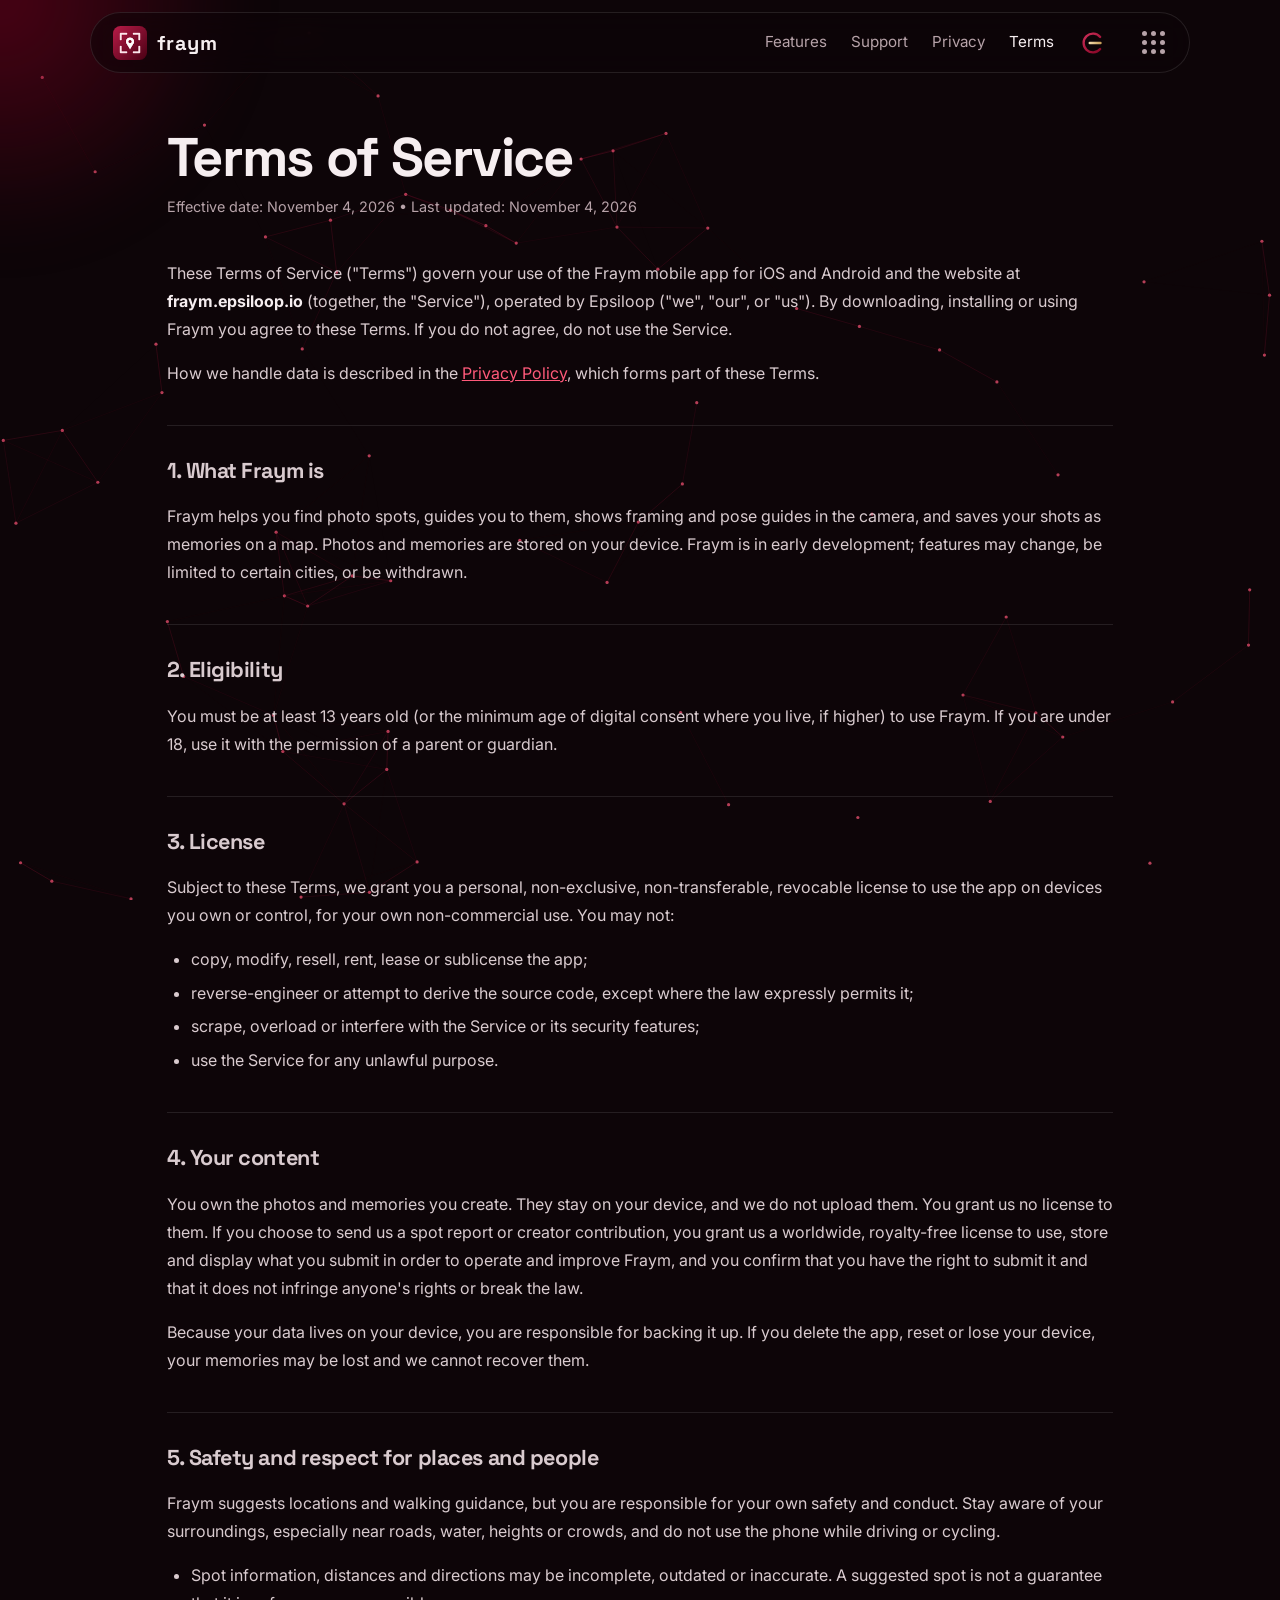
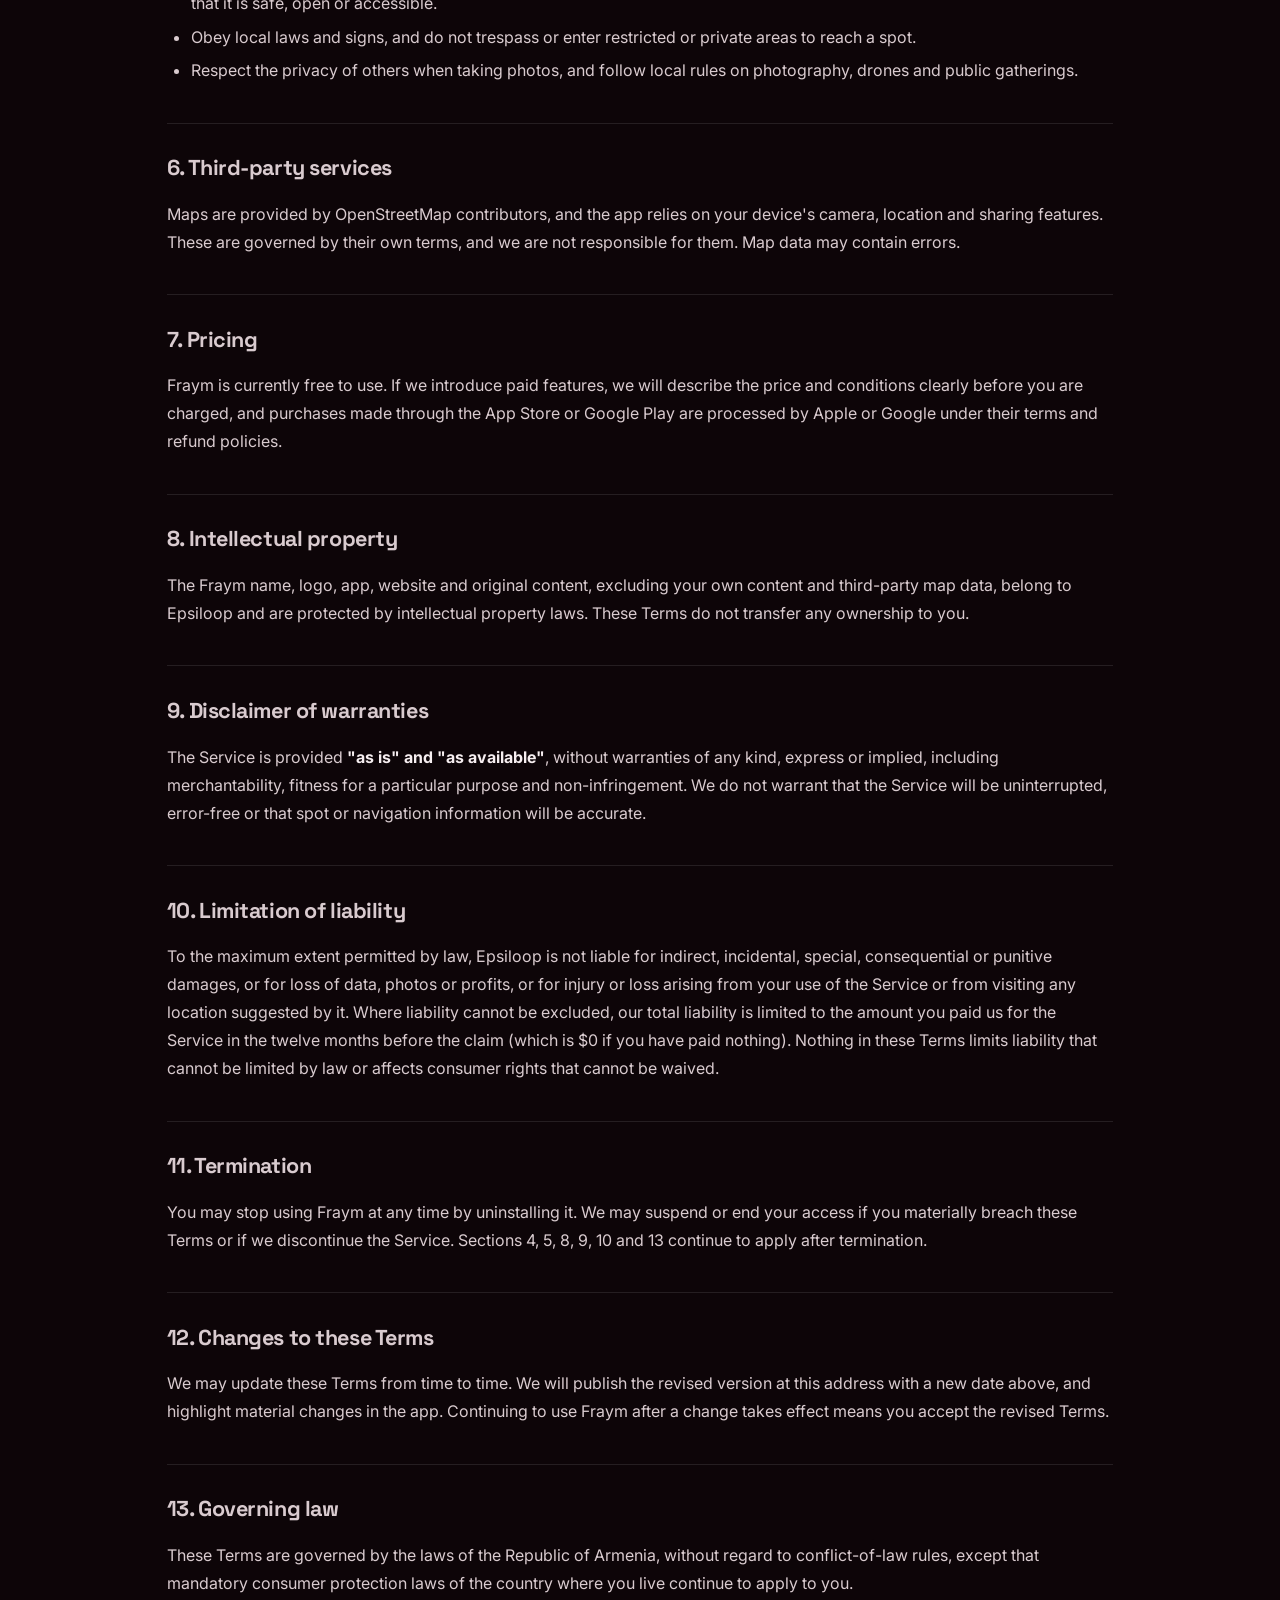
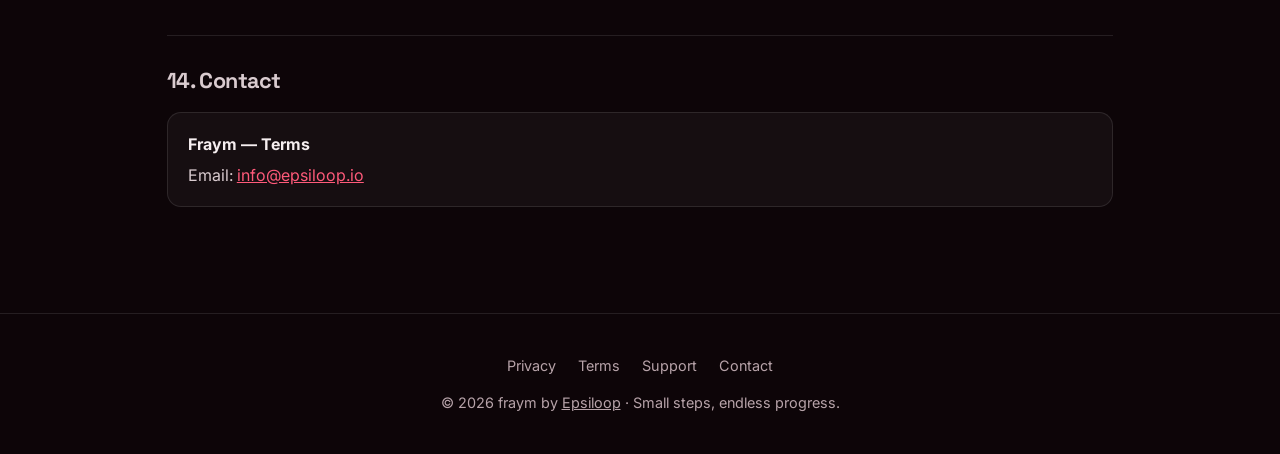
<file: terms.html>
<!doctype html>
<html lang="en">
<head>
<meta charset="utf-8">
<meta name="viewport" content="width=device-width,initial-scale=1">
<title>Terms of Service — Fraym</title>
<meta name="description" content="The terms governing your use of the Fraym app and website.">
<meta name="theme-color" content="#800020">
<link rel="canonical" href="https://fraym.epsiloop.io/terms.html">
<meta name="robots" content="index,follow,max-image-preview:large">
<meta property="og:type" content="website">
<meta property="og:site_name" content="Fraym">
<meta property="og:title" content="Terms of Service — Fraym">
<meta property="og:description" content="The terms governing your use of the Fraym app and website.">
<meta property="og:url" content="https://fraym.epsiloop.io/terms.html">
<meta property="og:image" content="https://fraym.epsiloop.io/og-image.png">
<meta property="og:image:width" content="1200">
<meta property="og:image:height" content="630">
<meta property="og:locale" content="en_US">
<meta name="twitter:card" content="summary_large_image">
<meta name="twitter:title" content="Terms of Service — Fraym">
<meta name="twitter:description" content="The terms governing your use of the Fraym app and website.">
<meta name="twitter:image" content="https://fraym.epsiloop.io/og-image.png">
<link rel="manifest" href="site.webmanifest">
<link rel="icon" href="png/fraym-64.png" type="image/png">
<link rel="apple-touch-icon" href="png/fraym-180.png">
<link rel="preconnect" href="https://fonts.googleapis.com">
<link rel="preconnect" href="https://fonts.gstatic.com" crossorigin>
<link href="https://fonts.googleapis.com/css2?family=Space+Grotesk:wght@400;500;700&family=Inter:wght@400;500&display=swap" rel="stylesheet">
<link rel="stylesheet" href="style.css">
</head>
<body>
<canvas id="bg" aria-hidden="true"></canvas>
<div class="glow" aria-hidden="true"></div>

<svg width="0" height="0" style="position:absolute" aria-hidden="true"><defs><linearGradient id="ig" x1="0" y1="0" x2="1" y2="1"><stop offset="0" stop-color="#ff5a7a"/><stop offset="1" stop-color="#a3153a"/></linearGradient></defs></svg><header class="nav">
  <a class="brand" href="/"><img class="brand-ico" src="png/fraym-64.png" alt="" width="34" height="34"><span>fraym</span></a>
  <nav>
    <a href="/#features">Features</a><a href="support.html">Support</a><a href="privacy.html">Privacy</a><a href="terms.html" class="active">Terms</a>
    <a href="https://epsiloop.io" class="nav-logo" aria-label="Epsiloop"><img src="logo.svg" alt="Epsiloop" width="30" height="30"></a>
    <div class="apps">
      <button class="apps-btn" aria-label="Our projects" aria-haspopup="true" aria-expanded="false"><i></i><i></i><i></i><i></i><i></i><i></i><i></i><i></i><i></i></button>
      <div class="apps-menu" role="menu">
        <a href="https://motiveaction.epsiloop.io" role="menuitem"><img src="apps/motiveaction.png" alt="" width="56" height="56">Motiveaction</a>
        <a href="https://epsivalut.epsiloop.io" role="menuitem"><img src="apps/biovault.png" alt="" width="56" height="56">BioVault</a>
        <a href="https://fraym.epsiloop.io" role="menuitem"><img src="apps/fraym.png" alt="" width="56" height="56">Fraym</a>
      </div>
    </div>
  </nav>
</header>

<main class="legal">
  <h1 class="reveal">Terms of Service</h1>
  <p class="meta reveal">Effective date: November 4, 2026 &bull; Last updated: November 4, 2026</p>
  <div class="body">

      <p>These Terms of Service ("Terms") govern your use of the Fraym mobile app for iOS and Android and the website at <strong>fraym.epsiloop.io</strong> (together, the "Service"), operated by Epsiloop ("we", "our", or "us"). By downloading, installing or using Fraym you agree to these Terms. If you do not agree, do not use the Service.</p>
      <p>How we handle data is described in the <a href="privacy.html">Privacy Policy</a>, which forms part of these Terms.</p>

      <h2>1. What Fraym is</h2>
      <p>Fraym helps you find photo spots, guides you to them, shows framing and pose guides in the camera, and saves your shots as memories on a map. Photos and memories are stored on your device. Fraym is in early development; features may change, be limited to certain cities, or be withdrawn.</p>

      <h2>2. Eligibility</h2>
      <p>You must be at least 13 years old (or the minimum age of digital consent where you live, if higher) to use Fraym. If you are under 18, use it with the permission of a parent or guardian.</p>

      <h2>3. License</h2>
      <p>Subject to these Terms, we grant you a personal, non-exclusive, non-transferable, revocable license to use the app on devices you own or control, for your own non-commercial use. You may not:</p>
      <ul>
        <li>copy, modify, resell, rent, lease or sublicense the app;</li>
        <li>reverse-engineer or attempt to derive the source code, except where the law expressly permits it;</li>
        <li>scrape, overload or interfere with the Service or its security features;</li>
        <li>use the Service for any unlawful purpose.</li>
      </ul>

      <h2>4. Your content</h2>
      <p>You own the photos and memories you create. They stay on your device, and we do not upload them. You grant us no license to them. If you choose to send us a spot report or creator contribution, you grant us a worldwide, royalty-free license to use, store and display what you submit in order to operate and improve Fraym, and you confirm that you have the right to submit it and that it does not infringe anyone's rights or break the law.</p>
      <p>Because your data lives on your device, you are responsible for backing it up. If you delete the app, reset or lose your device, your memories may be lost and we cannot recover them.</p>

      <h2>5. Safety and respect for places and people</h2>
      <p>Fraym suggests locations and walking guidance, but you are responsible for your own safety and conduct. Stay aware of your surroundings, especially near roads, water, heights or crowds, and do not use the phone while driving or cycling.</p>
      <ul>
        <li>Spot information, distances and directions may be incomplete, outdated or inaccurate. A suggested spot is not a guarantee that it is safe, open or accessible.</li>
        <li>Obey local laws and signs, and do not trespass or enter restricted or private areas to reach a spot.</li>
        <li>Respect the privacy of others when taking photos, and follow local rules on photography, drones and public gatherings.</li>
      </ul>

      <h2>6. Third-party services</h2>
      <p>Maps are provided by OpenStreetMap contributors, and the app relies on your device's camera, location and sharing features. These are governed by their own terms, and we are not responsible for them. Map data may contain errors.</p>

      <h2>7. Pricing</h2>
      <p>Fraym is currently free to use. If we introduce paid features, we will describe the price and conditions clearly before you are charged, and purchases made through the App Store or Google Play are processed by Apple or Google under their terms and refund policies.</p>

      <h2>8. Intellectual property</h2>
      <p>The Fraym name, logo, app, website and original content, excluding your own content and third-party map data, belong to Epsiloop and are protected by intellectual property laws. These Terms do not transfer any ownership to you.</p>

      <h2>9. Disclaimer of warranties</h2>
      <p>The Service is provided <strong>"as is" and "as available"</strong>, without warranties of any kind, express or implied, including merchantability, fitness for a particular purpose and non-infringement. We do not warrant that the Service will be uninterrupted, error-free or that spot or navigation information will be accurate.</p>

      <h2>10. Limitation of liability</h2>
      <p>To the maximum extent permitted by law, Epsiloop is not liable for indirect, incidental, special, consequential or punitive damages, or for loss of data, photos or profits, or for injury or loss arising from your use of the Service or from visiting any location suggested by it. Where liability cannot be excluded, our total liability is limited to the amount you paid us for the Service in the twelve months before the claim (which is $0 if you have paid nothing). Nothing in these Terms limits liability that cannot be limited by law or affects consumer rights that cannot be waived.</p>

      <h2>11. Termination</h2>
      <p>You may stop using Fraym at any time by uninstalling it. We may suspend or end your access if you materially breach these Terms or if we discontinue the Service. Sections 4, 5, 8, 9, 10 and 13 continue to apply after termination.</p>

      <h2>12. Changes to these Terms</h2>
      <p>We may update these Terms from time to time. We will publish the revised version at this address with a new date above, and highlight material changes in the app. Continuing to use Fraym after a change takes effect means you accept the revised Terms.</p>

      <h2>13. Governing law</h2>
      <p>These Terms are governed by the laws of the Republic of Armenia, without regard to conflict-of-law rules, except that mandatory consumer protection laws of the country where you live continue to apply to you.</p>

      <h2>14. Contact</h2>
      <address>
        <strong>Fraym &mdash; Terms</strong><br>
        Email: <a href="mailto:info@epsiloop.io">info@epsiloop.io</a>
      </address>

  </div>
</main>


<footer>
  <div class="links"><a href="privacy.html">Privacy</a><a href="terms.html">Terms</a><a href="support.html">Support</a><a href="mailto:info@epsiloop.io">Contact</a></div>
  © <span id="y"></span> fraym by <a href="https://epsiloop.io" style="color:inherit">Epsiloop</a> · Small steps, endless progress.
</footer>
<script src="script.js"></script>
</body>
</html>
</file>
<file: style.css>
:root{--bg:#0d0508;--burg:#800020;--burg-2:#a3153a;--pink:#ff5a7a;--text:#f6eef0;--mute:#b7a3a9;--card:rgba(255,255,255,.04);--line:rgba(255,255,255,.1)}
*{box-sizing:border-box;margin:0}
html{scroll-behavior:smooth}
body{background:var(--bg);color:var(--text);font:400 17px/1.6 Inter,system-ui,sans-serif;overflow-x:hidden}
#bg{position:fixed;inset:0;z-index:-2;width:100%;height:100%}
.glow{position:fixed;width:520px;height:520px;border-radius:50%;pointer-events:none;z-index:-1;left:0;top:0;
  background:radial-gradient(circle,rgba(128,0,32,.55),transparent 65%);transform:translate(-50%,-50%);filter:blur(30px)}
h1,h2,h3,.brand{font-family:"Space Grotesk",sans-serif}
.nav{position:fixed;top:12px;left:0;right:0;margin:0 auto;width:min(1100px,calc(100% - 24px));z-index:10;display:flex;justify-content:space-between;align-items:center;padding:8px 14px 8px 22px;
  backdrop-filter:blur(14px);background:rgba(13,5,8,.55);border:1px solid var(--line);border-radius:999px}
.brand{display:flex;align-items:center;gap:10px;color:var(--text);text-decoration:none;font-weight:700;font-size:1.25rem;letter-spacing:.02em}
.nav nav{display:flex;align-items:center;gap:24px}
.nav nav a{color:var(--mute);text-decoration:none;font-size:.95rem;transition:color .2s}
.nav nav a:hover{color:var(--text)}
.btn{display:inline-block;padding:14px 28px;border-radius:999px;background:linear-gradient(135deg,var(--burg-2),var(--burg));color:#fff!important;
  text-decoration:none;font-weight:500;box-shadow:0 8px 30px rgba(128,0,32,.45);transition:transform .2s,box-shadow .2s}
.btn:hover{transform:translateY(-2px);box-shadow:0 12px 40px rgba(163,21,58,.65)}
.btn.small{padding:8px 18px}
.btn.ghost{background:transparent;border:1px solid var(--line);box-shadow:none}
.btn.ghost:hover{border-color:var(--pink)}
.hero{min-height:100vh;display:flex;flex-direction:column;justify-content:center;padding:120px 6vw 60px;max-width:1100px;margin:auto}
.eyebrow{color:var(--pink);letter-spacing:.3em;text-transform:uppercase;font-size:.8rem;margin-bottom:20px}
h1{font-size:clamp(2.8rem,8vw,6.5rem);line-height:1.02;font-weight:700;letter-spacing:-.03em}
.grad{background:linear-gradient(100deg,var(--pink),var(--burg-2) 50%,#ffb3c1);background-size:200% auto;-webkit-background-clip:text;background-clip:text;color:transparent;animation:shine 6s linear infinite}
@keyframes shine{to{background-position:200% center}}
.lead{max-width:560px;color:var(--mute);margin:28px 0 36px;font-size:1.2rem}
.cta{display:flex;gap:14px;flex-wrap:wrap;margin-top:32px}
.scroll{position:absolute;bottom:28px;left:50%;width:22px;height:36px;border:2px solid var(--line);border-radius:12px}
.scroll::after{content:"";position:absolute;left:50%;top:6px;width:3px;height:7px;margin-left:-1.5px;background:var(--pink);border-radius:2px;animation:wheel 1.6s infinite}
@keyframes wheel{to{transform:translateY(12px);opacity:0}}
.section{max-width:1100px;margin:auto;padding:110px 6vw}
.section.center{text-align:center}
h2{font-size:clamp(1.8rem,4vw,3rem);letter-spacing:-.02em;margin-bottom:40px}
.cards{display:grid;grid-template-columns:repeat(auto-fit,minmax(280px,1fr));gap:24px}
.card{position:relative;display:block;padding:34px;border-radius:24px;border:1px solid var(--line);background:var(--card);backdrop-filter:blur(10px);
  color:var(--text);text-decoration:none;transition:border-color .3s,transform .15s ease-out;transform-style:preserve-3d;overflow:hidden}
.card::before{content:"";position:absolute;inset:0;background:radial-gradient(300px circle at var(--mx,50%) var(--my,0%),rgba(255,90,122,.18),transparent 70%);opacity:0;transition:opacity .3s}
.card:hover{border-color:var(--burg-2)}.card:hover::before{opacity:1}
.tag{font-size:.75rem;color:var(--pink);letter-spacing:.08em}
.card h3{font-size:1.9rem;margin:10px 0}
.card p{color:var(--mute)}
.arrow{display:inline-block;margin-top:22px;color:var(--pink)}
.about{font-size:1.35rem;max-width:760px;color:var(--mute)}
.about em{color:var(--text);font-style:normal;border-bottom:2px solid var(--burg-2)}
.stats{display:grid;grid-template-columns:repeat(auto-fit,minmax(200px,1fr));gap:24px;margin-top:60px}
.stats b{display:block;font:700 3.2rem "Space Grotesk",sans-serif;color:var(--pink)}
.stats small{color:var(--mute)}
footer{text-align:center;color:var(--mute);padding:40px 20px;border-top:1px solid var(--line);font-size:.9rem}
.reveal{opacity:0;transform:translateY(30px);transition:opacity .8s,transform .8s}
.reveal.in{opacity:1;transform:none}
@media(max-width:600px){.nav nav>a:not(.btn){display:none}.scroll{display:none}}
@media(prefers-reduced-motion:reduce){*{animation:none!important;transition:none!important}.reveal{opacity:1;transform:none}}

/* --- product sub-site additions --- */
.nav nav a.active{color:var(--text)}
.hero.compact{min-height:78vh}
.hero h1.product{font-size:clamp(2.6rem,7vw,5.2rem)}
.feat{display:block;cursor:default}
.feat .ico{display:grid;place-items:center;width:56px;height:56px;border-radius:16px;margin-bottom:16px;background:linear-gradient(135deg,rgba(255,90,122,.16),rgba(128,0,32,.28));border:1px solid rgba(255,90,122,.28);box-shadow:0 8px 24px rgba(128,0,32,.35),inset 0 1px 0 rgba(255,255,255,.1);transition:transform .25s}
.feat .ico svg{width:30px;height:30px}
.feat:hover .ico{transform:translateY(-3px) scale(1.06)}
.feat h3{font-size:1.25rem;margin:0 0 8px}
.feat p{color:var(--mute);font-size:.98rem}
.legal{max-width:1100px;margin:auto;padding:130px 6vw 90px}
.legal h1{font-size:clamp(2.2rem,5vw,3.4rem);margin-bottom:10px}
.legal .meta{color:var(--mute);font-size:.9rem;margin-bottom:40px}
.legal .body{color:#d9cbcf;font-size:1rem;line-height:1.75}
.legal .body p{margin-bottom:1rem}
.legal .body h2{font-size:1.35rem;margin:2.4rem 0 .8rem;padding-top:1.6rem;border-top:1px solid var(--line)}
.legal .body h3{font-size:1.08rem;font-family:"Space Grotesk",sans-serif;margin:1.5rem 0 .5rem;color:var(--text)}
.legal .body ul,.legal .body ol{padding-left:1.5rem;margin-bottom:1rem}
.legal .body li{margin-bottom:.35rem}
.legal .body a{color:var(--pink)}
.legal .body strong{color:var(--text)}
.legal .body code{background:var(--card);border:1px solid var(--line);border-radius:6px;padding:1px 6px;font-size:.9em}
.legal .body address{font-style:normal;background:var(--card);border:1px solid var(--line);border-radius:14px;padding:1rem 1.25rem;margin-bottom:1rem;line-height:1.9}
.legal .body table{width:100%;border-collapse:collapse;margin-bottom:1.25rem;font-size:.9rem;display:block;overflow-x:auto}
.legal .body th{text-align:left;background:rgba(255,255,255,.06);padding:.6rem .85rem;border:1px solid var(--line)}
.legal .body td{padding:.6rem .85rem;border:1px solid var(--line);vertical-align:top}
.del-form{margin:2rem 0;padding:1.5rem;border:1px solid var(--line);border-radius:20px;background:var(--card)}
.del-form label{display:block;font-size:.8rem;color:var(--mute);margin-bottom:6px}
.del-form input{width:100%;margin-bottom:16px;padding:12px 14px;border-radius:12px;border:1px solid var(--line);background:rgba(255,255,255,.05);color:var(--text);font:inherit}
.del-form input:focus{outline:none;border-color:var(--pink)}
.del-form button{border:0;cursor:pointer;padding:12px 24px;border-radius:999px;background:#c62839;color:#fff;font:500 1rem Inter,sans-serif}
.del-form button:hover{background:#e0303f}
footer .links{display:flex;gap:22px;justify-content:center;flex-wrap:wrap;margin-bottom:14px}
footer .links a{color:var(--mute);text-decoration:none}
footer .links a:hover{color:var(--pink)}

/* --- MotiveAction app icon --- */
.brand-ico{border-radius:22%}
.hero-ico{width:88px;height:88px;border-radius:22%;margin-bottom:22px;box-shadow:0 10px 40px rgba(128,0,32,.55)}

/* --- apps menu + product icons --- */
.apps{position:relative}
.apps-btn{display:grid;grid-template-columns:repeat(3,5px);gap:4px;padding:10px;border-radius:50%;border:0;background:transparent;cursor:pointer;transition:background .2s}
.apps-btn:hover,.apps-btn[aria-expanded=true]{background:rgba(255,255,255,.08)}
.apps-btn i{width:5px;height:5px;border-radius:50%;background:var(--mute)}
.apps-menu{position:absolute;right:0;top:calc(100% + 14px);width:280px;padding:16px;border-radius:20px;border:1px solid var(--line);
  background:rgba(20,8,12,.96);backdrop-filter:blur(14px);box-shadow:0 20px 60px rgba(0,0,0,.6);
  display:none;grid-template-columns:repeat(2,1fr);gap:6px}
.apps-menu.open{display:grid}
.apps-menu a{display:flex;flex-direction:column;align-items:center;gap:8px;padding:14px 8px;border-radius:14px;color:var(--text)!important;text-decoration:none;font-size:.9rem;transition:background .2s}
.apps-menu a:hover{background:rgba(255,255,255,.07)}
.apps-menu img,.card .app-ico{width:56px;height:56px;border-radius:50%;display:block}
.nav-logo{display:flex;align-items:center}.nav-logo img{display:block}
@media(max-width:600px){
  .nav{padding:6px 10px 6px 16px;top:8px;width:calc(100% - 16px)}
  .nav nav{gap:10px}
  .nav nav>a.nav-logo{display:flex}
  .apps{position:static}
  .apps-menu{position:absolute;left:0;right:0;width:auto;top:calc(100% + 8px)}
}

.store{display:inline-flex;align-items:center;gap:12px;padding:10px 22px 10px 18px;border-radius:14px;color:#fff!important;text-decoration:none;
  background:linear-gradient(160deg,rgba(255,255,255,.1),rgba(255,255,255,.03)),#150a0e;border:1px solid rgba(255,255,255,.16);
  box-shadow:0 8px 24px rgba(0,0,0,.4),inset 0 1px 0 rgba(255,255,255,.12);backdrop-filter:blur(10px);transition:transform .2s,border-color .2s,box-shadow .2s}
.store:hover{transform:translateY(-2px);border-color:var(--pink);box-shadow:0 12px 32px rgba(163,21,58,.5),inset 0 1px 0 rgba(255,255,255,.18)}
.store svg{width:28px;height:28px;flex:none}
.store span{display:flex;flex-direction:column;text-align:left;line-height:1.1}
.store small{font-size:.68rem;opacity:.7;letter-spacing:.02em}
.store b{font-size:1.1rem;font-weight:600}

/* --- coming soon badge --- */
.badge{display:inline-block;vertical-align:middle;margin-left:8px;padding:3px 10px;border-radius:999px;font:500 .68rem Inter,sans-serif;letter-spacing:.06em;text-transform:uppercase;color:var(--pink);border:1px solid rgba(255,90,122,.4);background:rgba(255,90,122,.1)}
</file>
